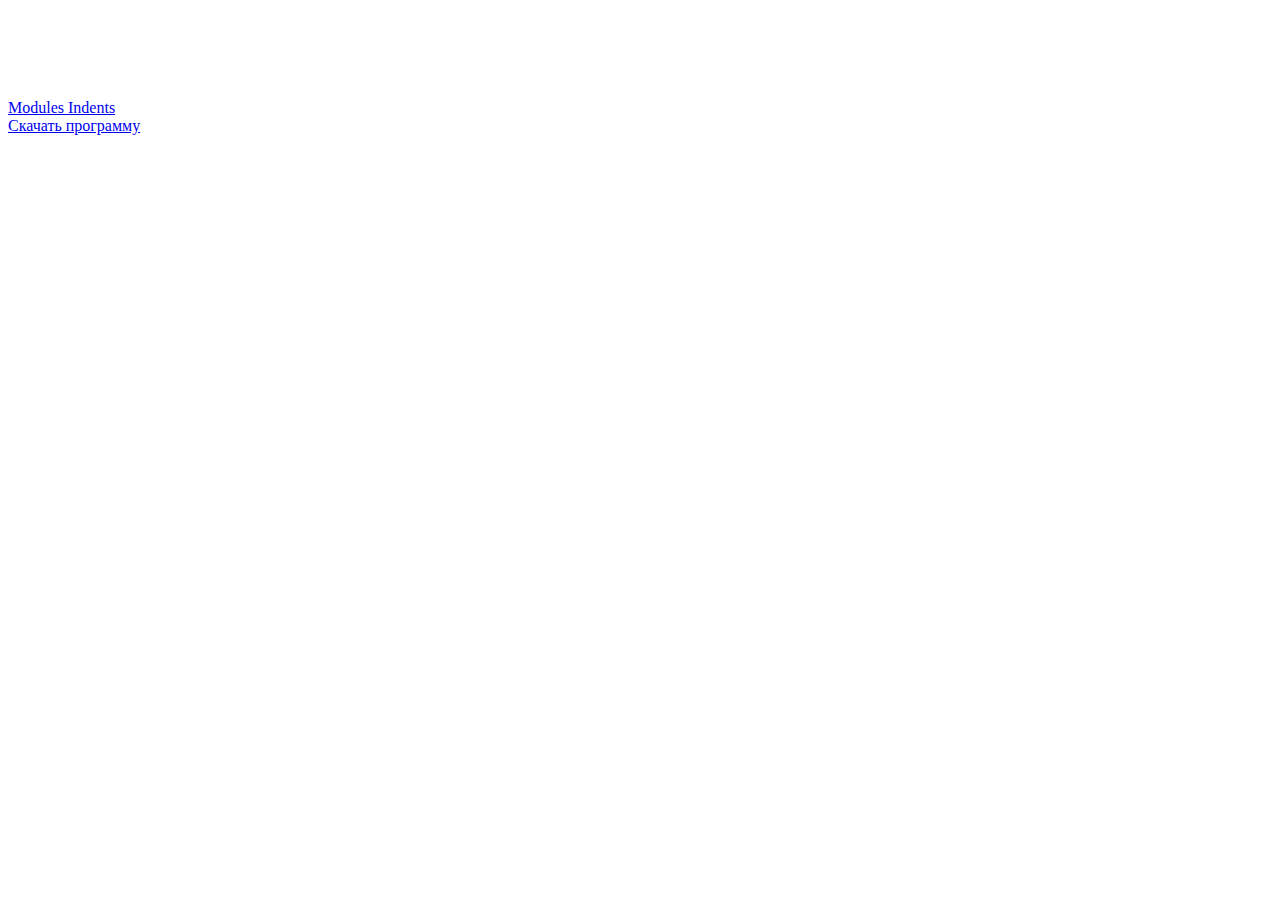
<file: Module 2. Basic HTML/index.html>
<!DOCTYPE html>
<html lang="en">

<head>
  <meta charset="UTF-8">
  <meta http-equiv="X-UA-Compatible" content="IE=edge">
  <meta name="viewport" content="width=device-width, initial-scale=1.0">
  <title>INDEX</title>
</head>

<body>
  <h1>
    <a href="https://skillbox.ru">
      <img src="./img/logo-light.png" alt="Skillbox">
    </a>
  </h1>
  <div>
    <a href="modules.html">
      Modules
    </a>
    <a href="article.html">
      Indents
    </a>
  </div>
  <a href="./2.15 skillbox.docx" download="">
    Скачать программу
  </a>
</body>

</html>
</file>
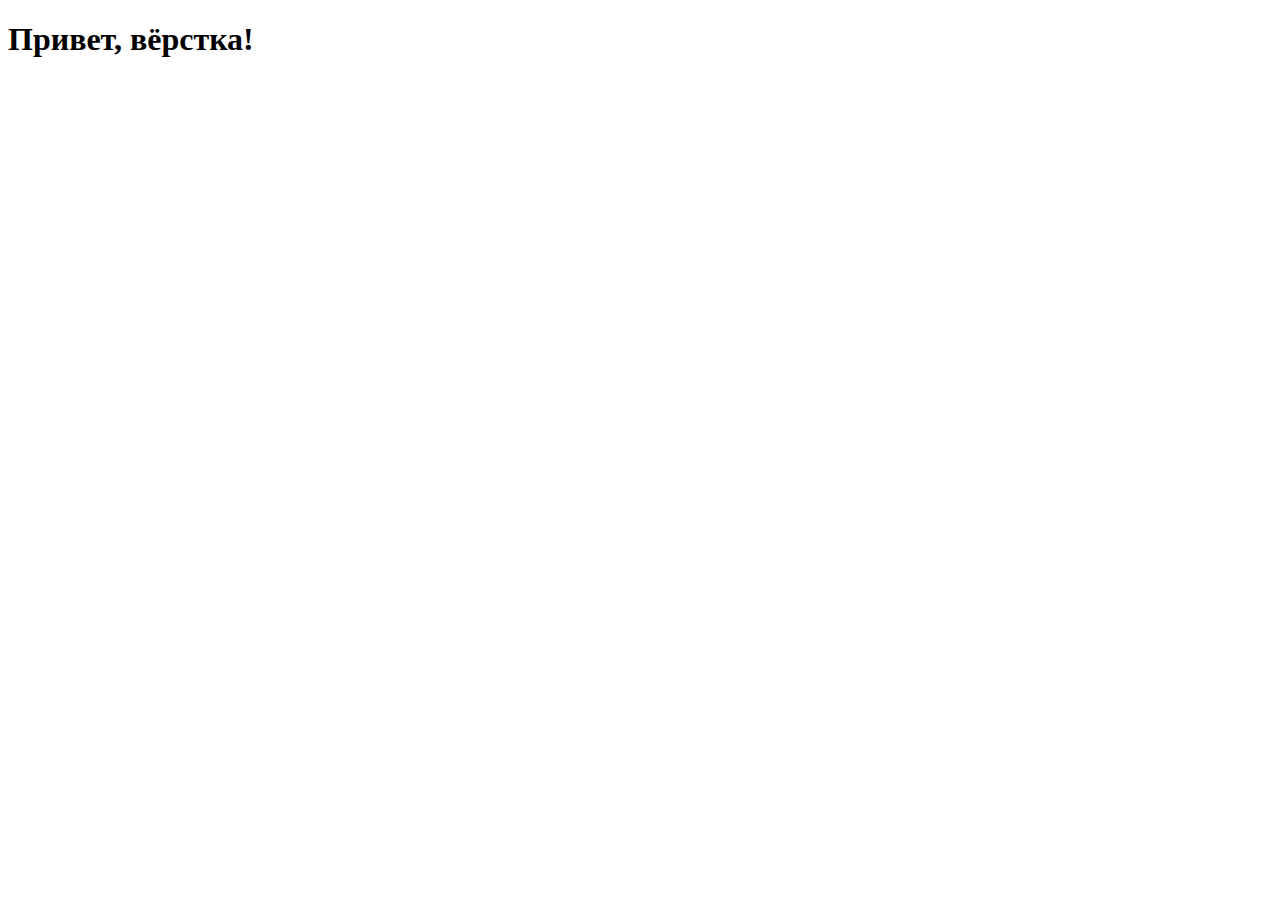
<file: Module 1. Introduction/Homework1.html>
<!DOCTYPE html>
<html lang="en">
<head>
    <meta charset="UTF-8">
    <meta http-equiv="X-UA-Compatible" content="IE=edge">
    <meta name="viewport" content="width=device-width, initial-scale=1.0">
    <title>Homework1</title>
</head>
<body>
    <h1>Привет, вёрстка!</h1>
</body>
</html>
</file>
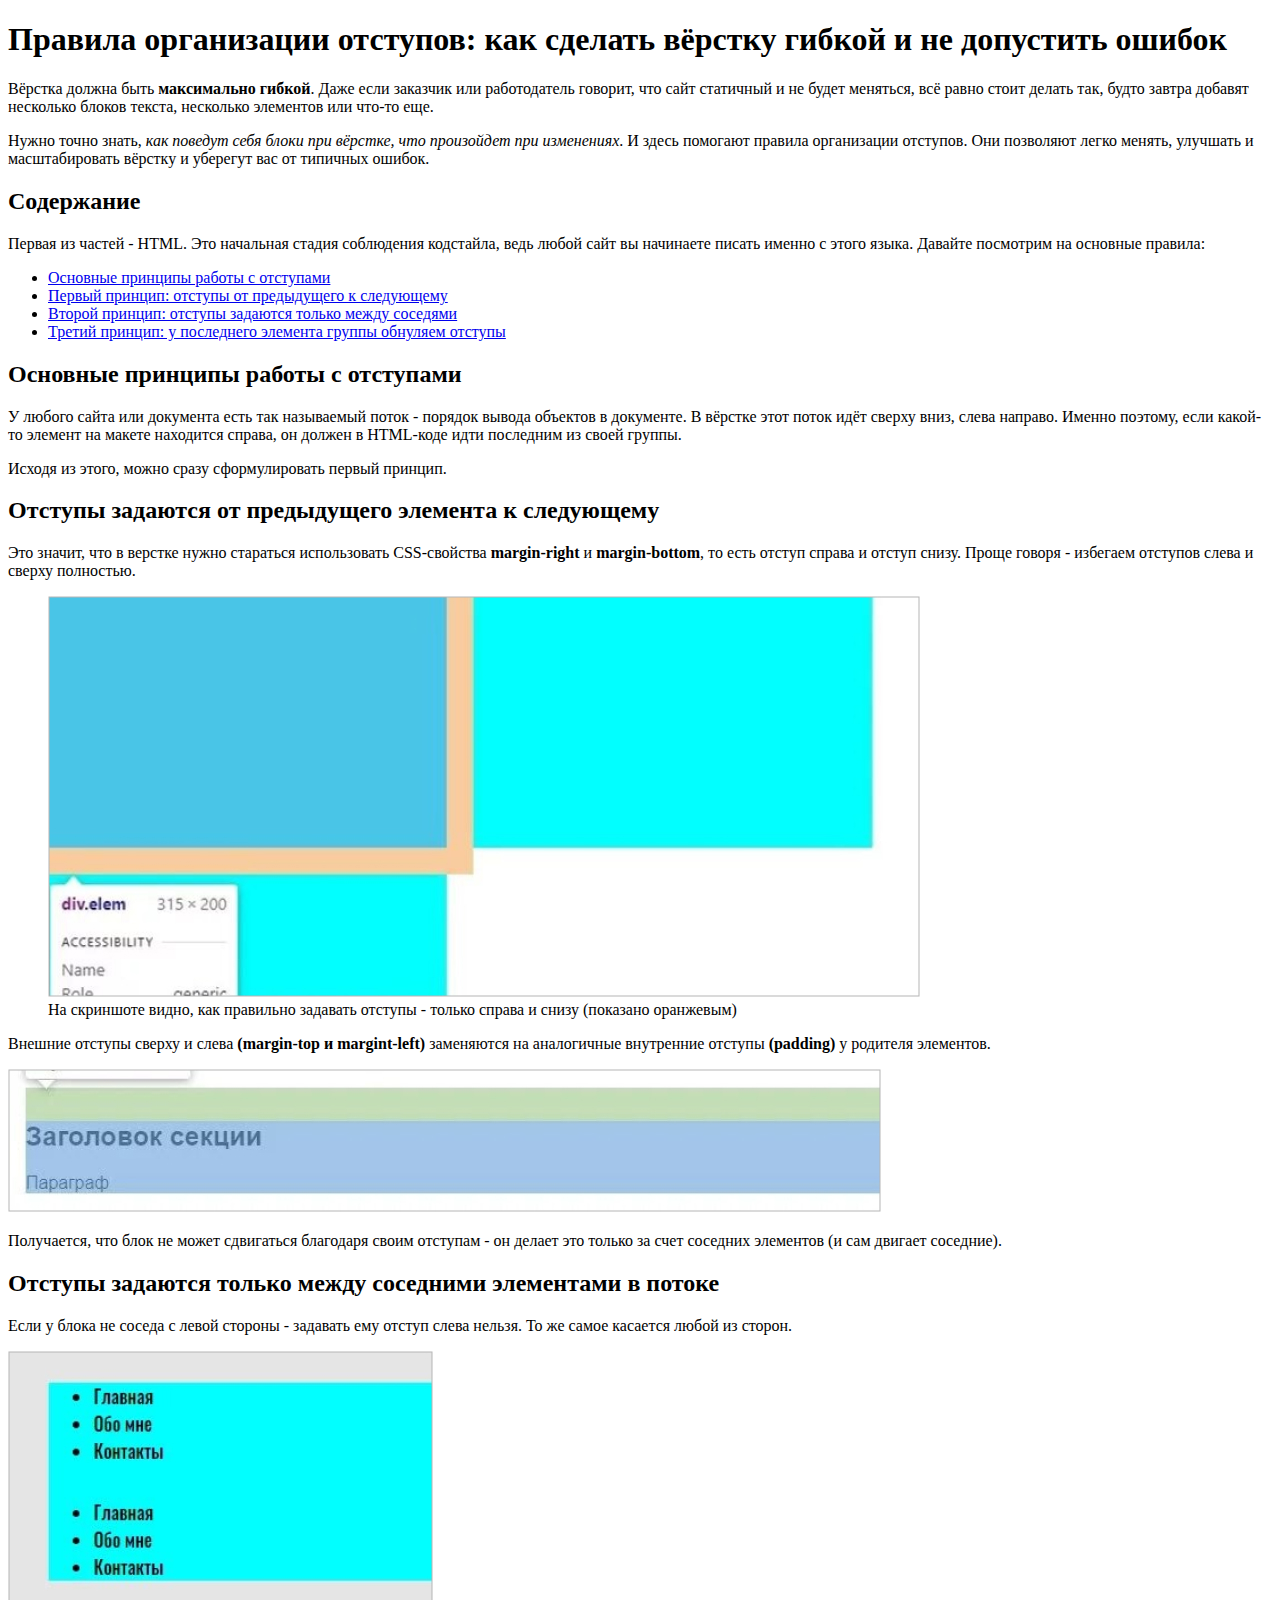
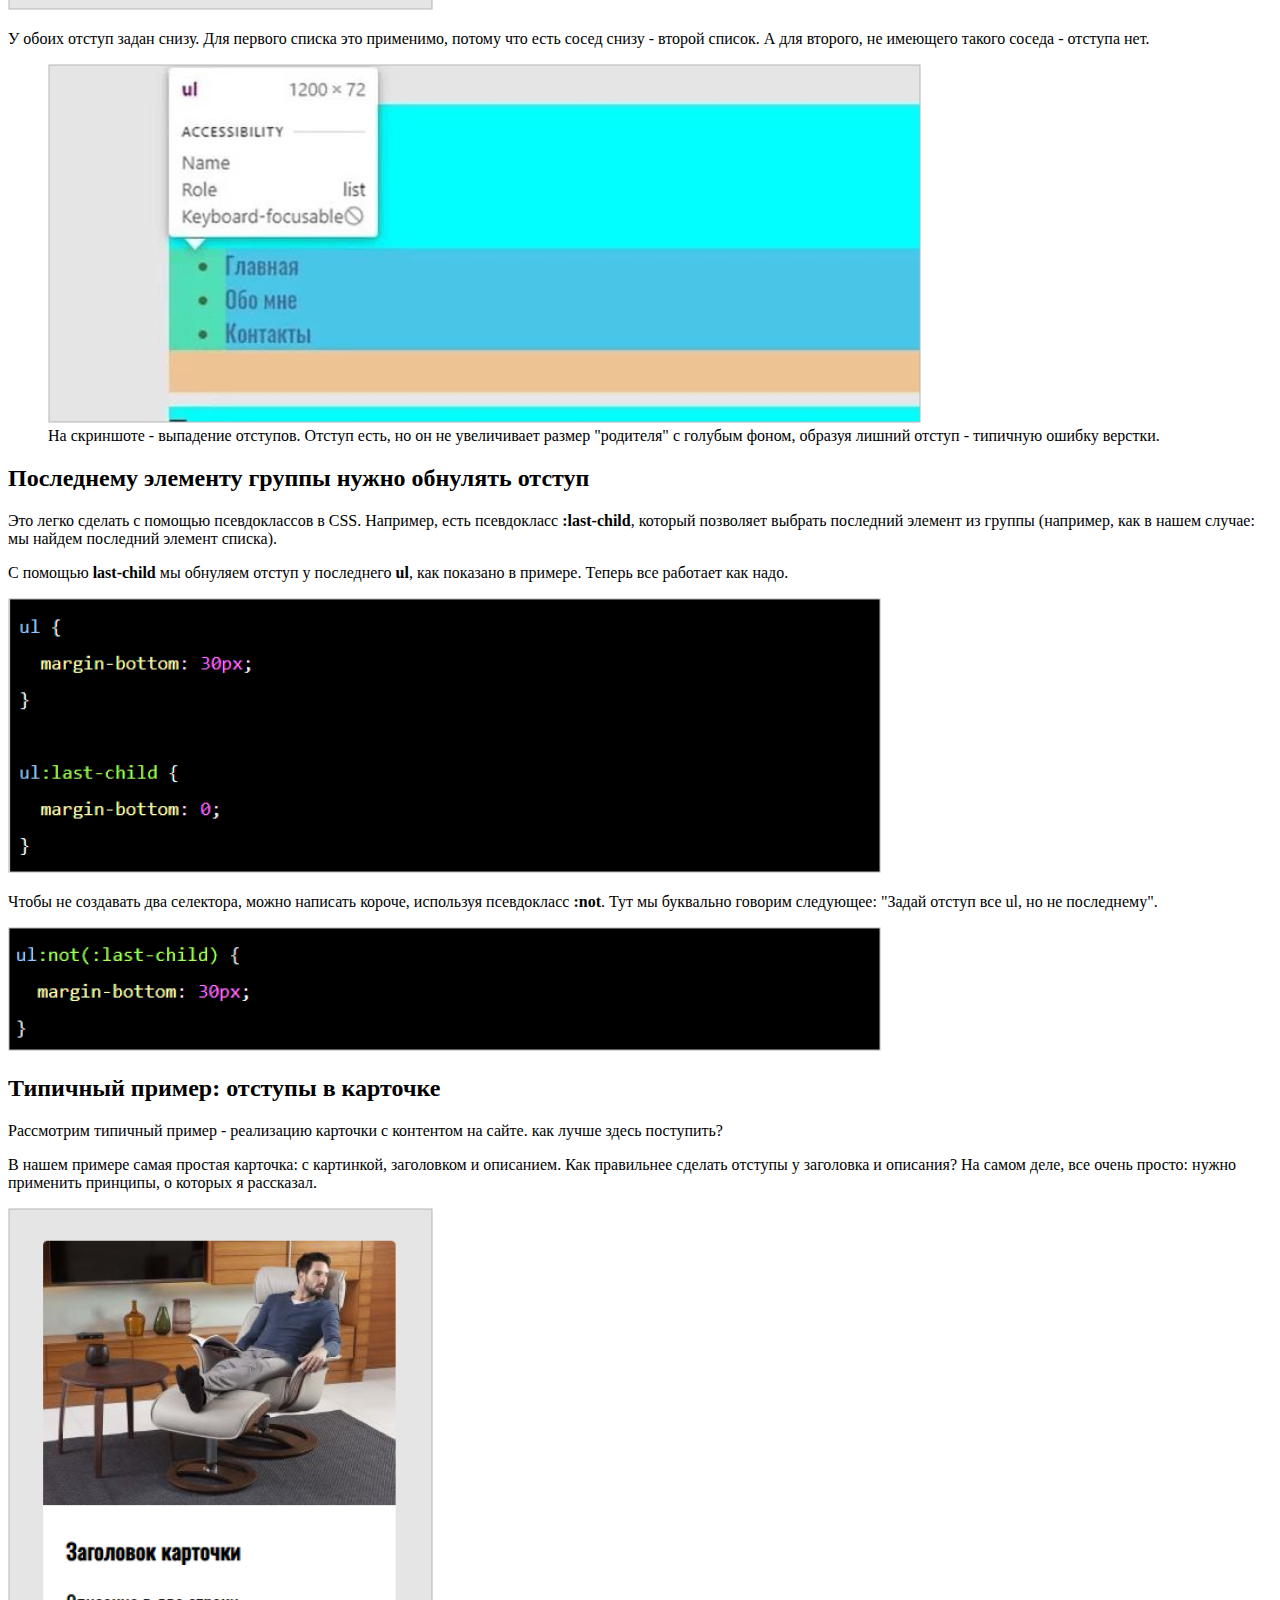
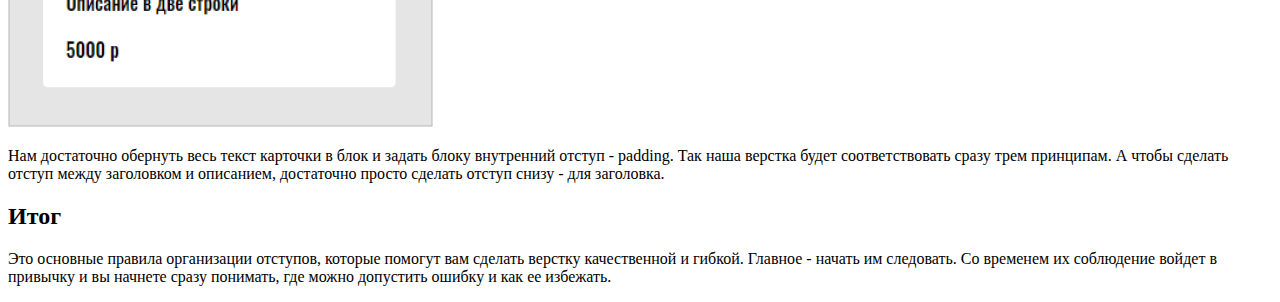
<file: Module 2. Basic HTML/article.html>
<!DOCTYPE html>
<html lang="ru">

<head>
  <meta charset="UTF-8">
  <meta http-equiv="X-UA-Compatible" content="IE=edge">
  <meta name="viewport" content="width=device-width, initial-scale=1.0">
  <title>ARTICLE</title>
</head>

<body>
  <h1>
    Правила организации отступов: как сделать вёрстку гибкой и не допустить ошибок
  </h1>
  <p>
    Вёрстка должна быть <b>максимально гибкой</b>. Даже если заказчик или работодатель говорит, что сайт статичный и не
    будет меняться, всё равно стоит делать так, будто завтра добавят несколько блоков текста, несколько элементов или
    что-то еще.
  </p>
  <p>
    Нужно точно знать, <i>как поведут себя блоки при вёрстке, что произойдет при изменениях</i>. И здесь помогают
    правила организации отступов. Они позволяют легко менять, улучшать и масштабировать вёрстку и уберегут вас от
    типичных ошибок.
  </p>
  <h2>
    Содержание
  </h2>
  <p>
    Первая из частей - HTML. Это начальная стадия соблюдения кодстайла, ведь любой сайт вы начинаете писать именно с
    этого языка. Давайте посмотрим на основные правила:
  </p>
  <ul>
    <li>
      <a href="#1">
        Основные принципы работы с отступами
      </a>
    </li>
    <li>
      <a href="#2">
        Первый принцип: отступы от предыдущего к следующему
      </a>
    </li>
    <li>
      <a href="#3">
        Второй принцип: отступы задаются только между соседями
      </a>
    </li>
    <li>
      <a href="#4">
        Третий принцип: у последнего элемента группы обнуляем отступы
      </a>
    </li>
  </ul>
  <h2 id="1">
    Основные принципы работы с отступами
  </h2>
  <p>
    У любого сайта или документа есть так называемый поток - порядок вывода объектов в документе. В вёрстке этот поток идёт сверху вниз, слева направо. Именно поэтому, если какой-то элемент на макете находится справа, он должен в HTML-коде идти последним из своей группы.
  </p>
  <p>
    Исходя из этого, можно сразу сформулировать первый принцип.
  </p>
  <h2 id="2">
    Отступы задаются от предыдущего элемента к следующему
  </h2>
  <p>
    Это значит, что в верстке нужно стараться использовать CSS-свойства <b>margin-right</b> и <b>margin-bottom</b>, то есть отступ справа и отступ снизу. Проще говоря - избегаем отступов слева и сверху полностью.
  </p>
  <figure>
    <img src="./img/1.jpg" alt="Изображение">
    <figcaption>
      На скриншоте видно, как правильно задавать отступы - только справа и снизу (показано оранжевым)
    </figcaption>
  </figure>
  <p>
    Внешние отступы сверху и слева <b>(margin-top и margint-left)</b> заменяются на аналогичные внутренние отступы <b>(padding)</b> у родителя элементов.
  </p>
  <img src="./img/2.jpg" alt="Изображение">
  <p>
    Получается, что блок не может сдвигаться благодаря своим отступам - он делает это только за счет соседних элементов (и сам двигает соседние).
  </p>
  <h2 id="3">
    Отступы задаются только между соседними элементами в потоке
  </h2>
  <p>
    Если у блока не соседа с левой стороны - задавать ему отступ слева нельзя. То же самое касается любой из сторон.
  </p>
  <img src="./img/3.jpg" alt="Изображение">
  <p>
    У обоих отступ задан снизу. Для первого списка это применимо, потому что есть сосед снизу - второй список. А для второго, не имеющего такого соседа - отступа нет.
  </p>
  <figure>
    <img src="./img/4.jpg" alt="Изображение">
    <figcaption>
      На скриншоте - выпадение отступов. Отступ есть, но он не увеличивает размер "родителя" с голубым фоном, образуя лишний отступ - типичную ошибку верстки.
    </figcaption>
  </figure>
  <h2 id="4">
    Последнему элементу группы нужно обнулять отступ
  </h2>
  <p>
    Это легко сделать с помощью псевдоклассов в CSS. Например, есть псевдокласс <b>:last-child</b>, который позволяет выбрать последний элемент из группы (например, как в нашем случае: мы найдем последний элемент списка).
  </p>
  <p>
    С помощью <b>last-child</b> мы обнуляем отступ у последнего <b>ul</b>, как показано в примере. Теперь все работает как надо.
  </p>
  <img src="./img/5.jpg" alt="Изображение">
  <p>
    Чтобы не создавать два селектора, можно написать короче, используя псевдокласс <b>:not</b>. Тут мы буквально говорим следующее: "Задай отступ все ul, но не последнему".
  </p>
  <img src="./img/6.jpg" alt="Изображение">
  <h2>
    Типичный пример: отступы в карточке
  </h2>
  <p>
    Рассмотрим типичный пример - реализацию карточки с контентом на сайте. как лучше здесь поступить?
  </p>
  <p>
    В нашем примере самая простая карточка: с картинкой, заголовком и описанием. Как правильнее сделать отступы у заголовка и описания? На самом деле, все очень просто: нужно применить принципы, о которых я рассказал.
  </p>
  <img src="./img/7.jpg" alt="Изображение">
  <p>
    Нам достаточно обернуть весь текст карточки в блок и задать блоку внутренний отступ - padding. Так наша верстка будет соответствовать сразу трем принципам. А чтобы сделать отступ между заголовком и описанием, достаточно просто сделать отступ снизу - для заголовка.
  </p>
  <h2>
    Итог
  </h2>
  <p>
    Это основные правила организации отступов, которые помогут вам сделать верстку качественной и гибкой. Главное - начать им следовать. Со временем их соблюдение войдет в привычку и вы начнете сразу понимать, где можно допустить ошибку и как ее избежать.
  </p>
</body>

</html>
</file>
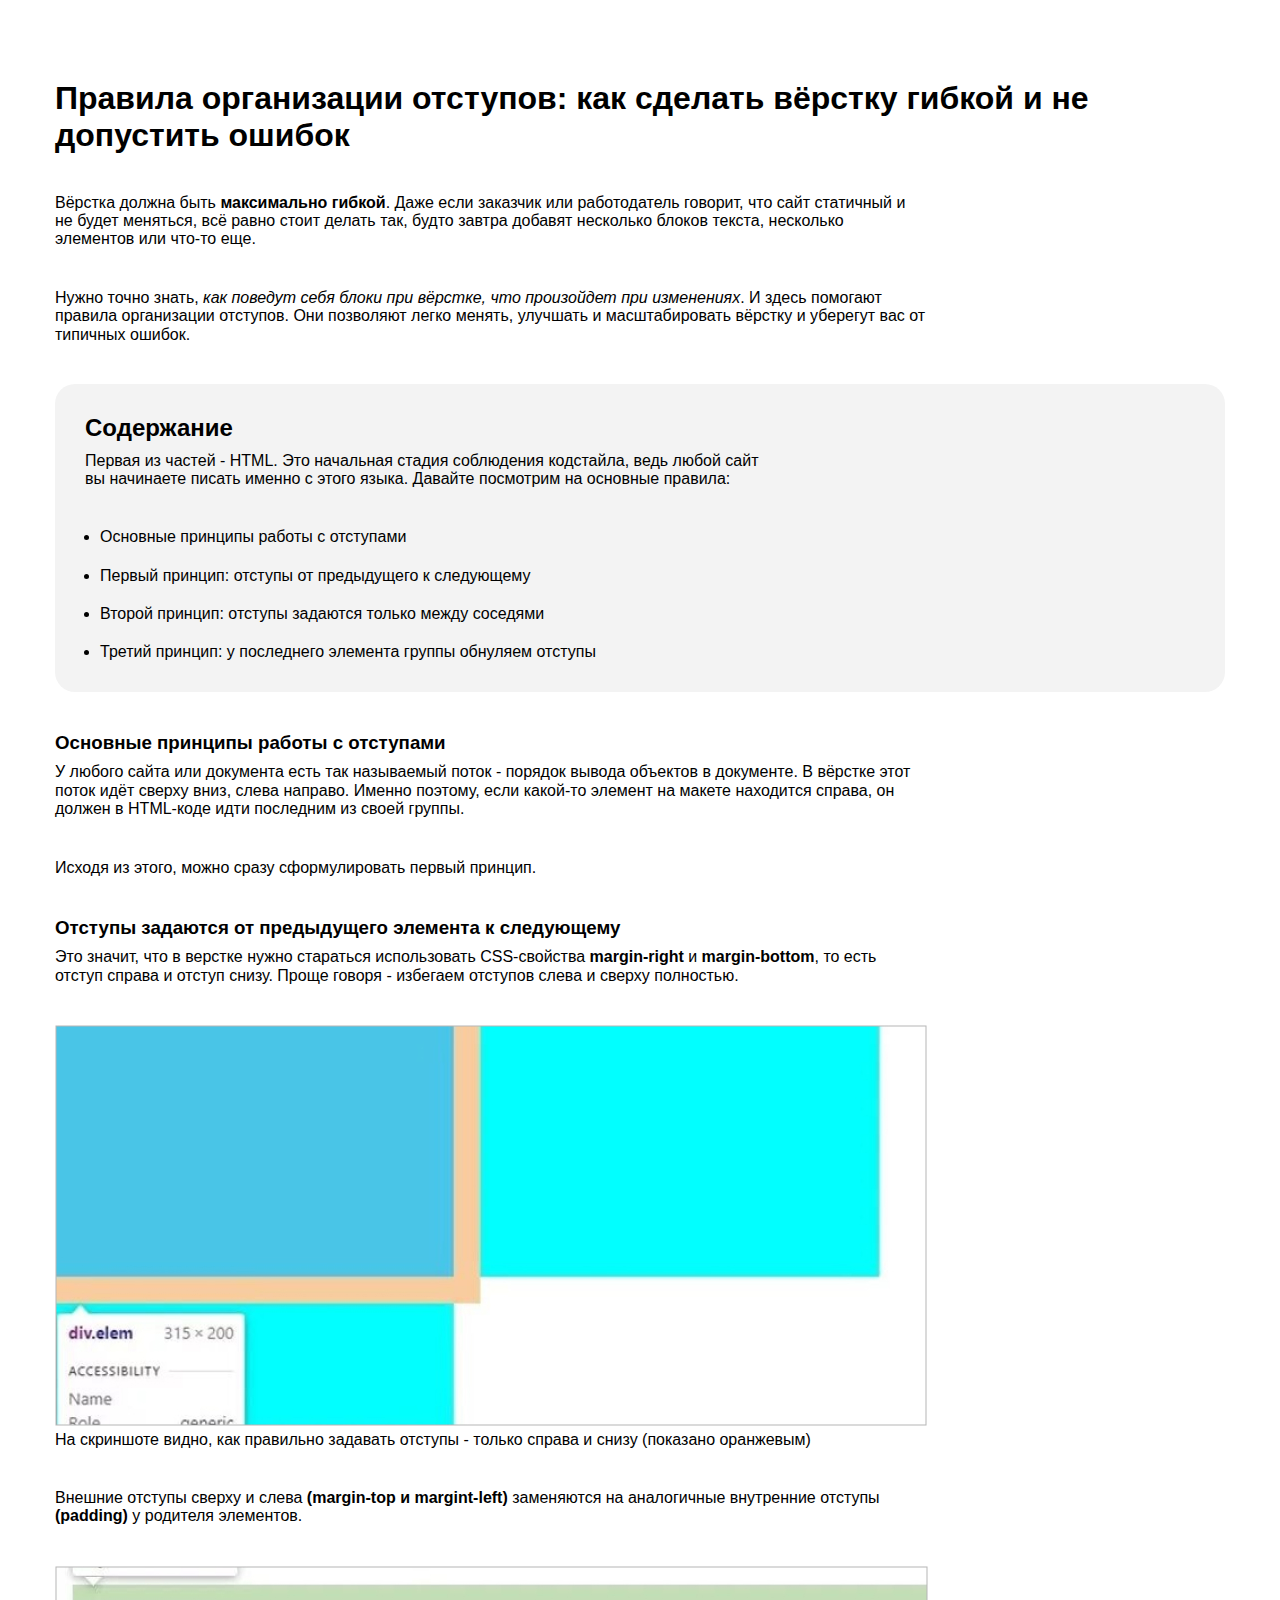
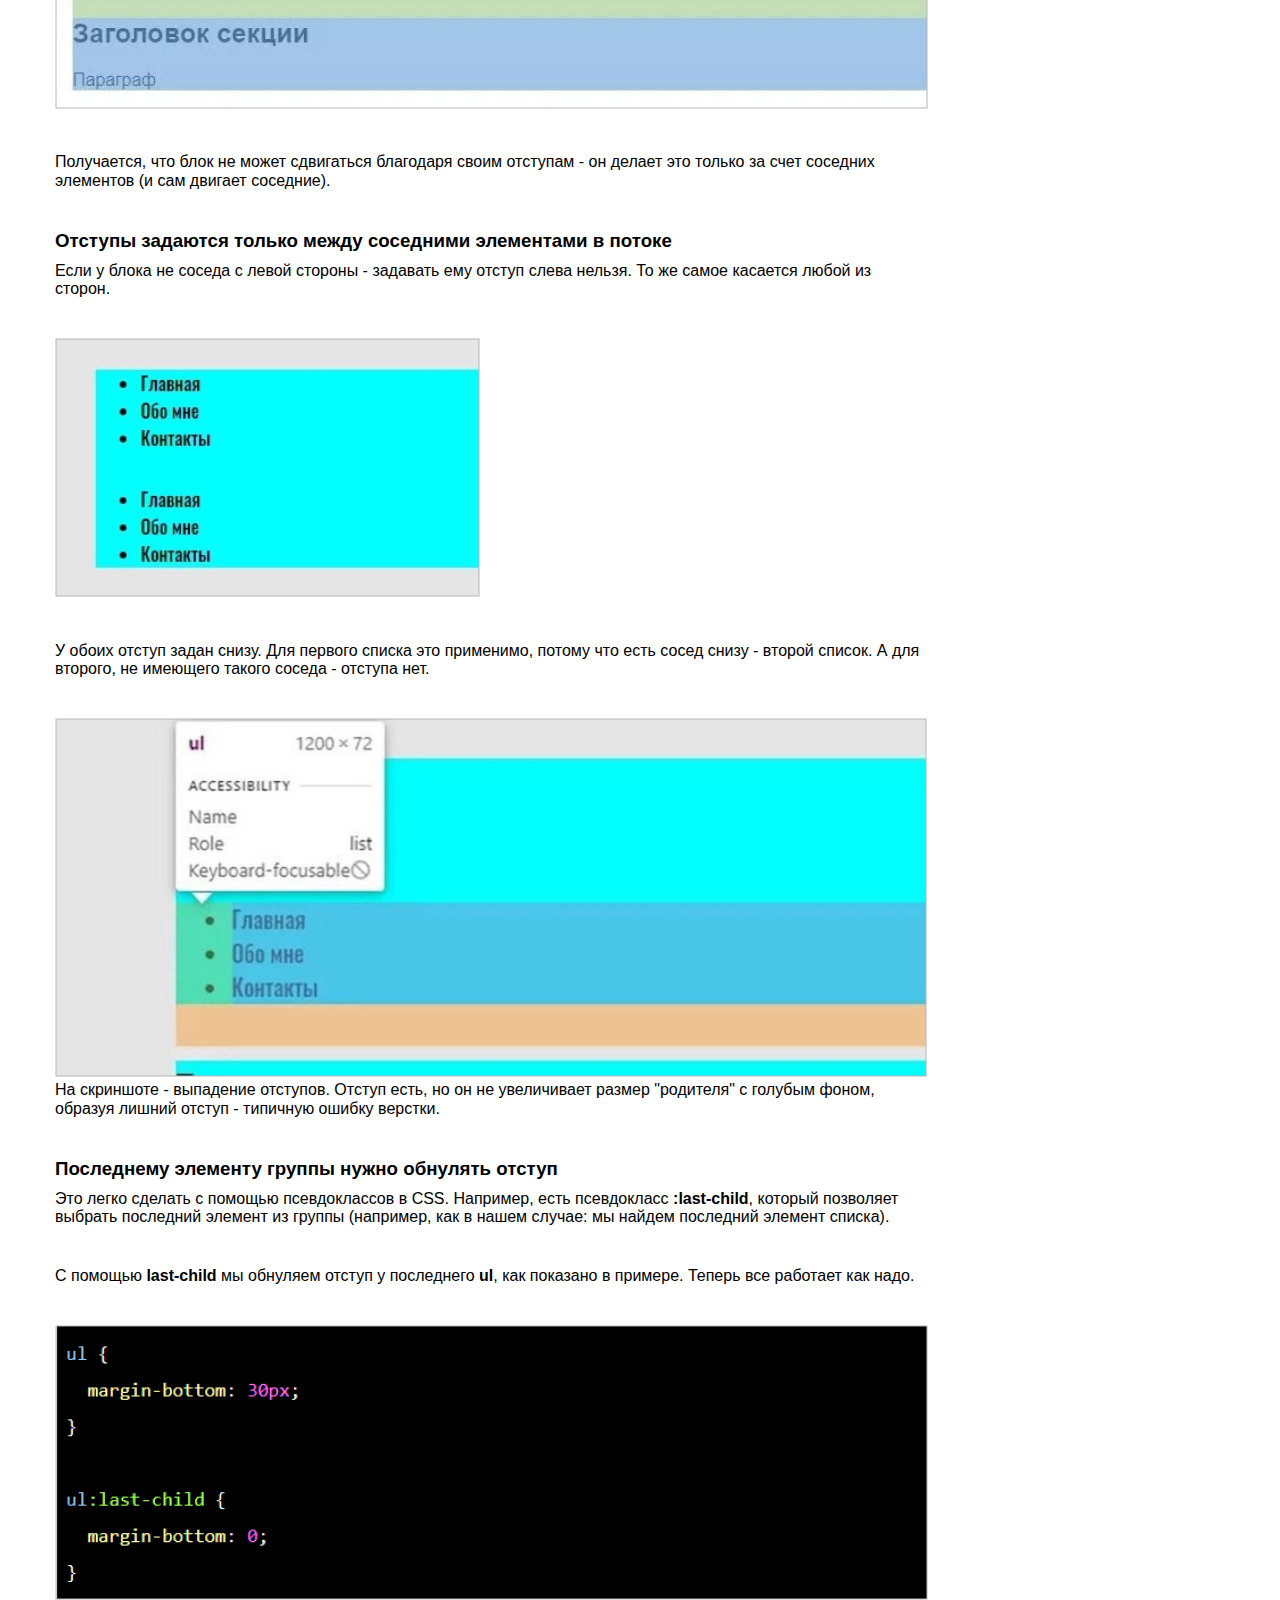
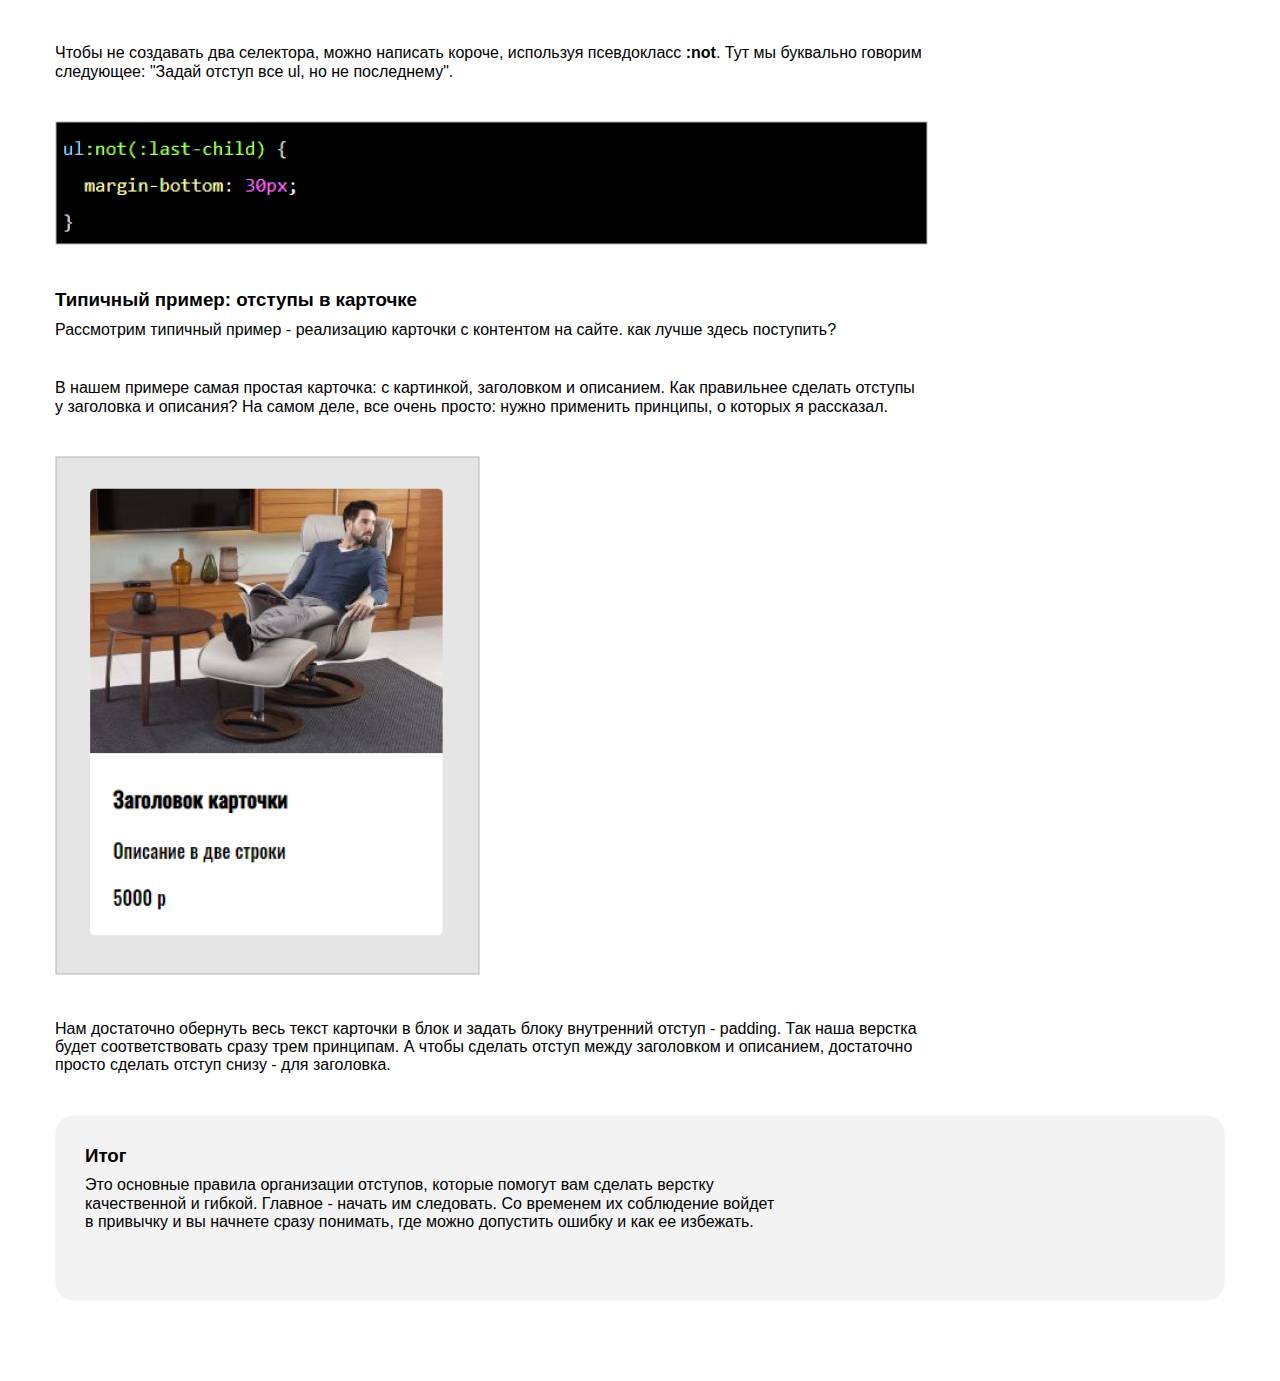
<file: Module 3. Basic CSS/article.html>
<!DOCTYPE html>
<html lang="ru">

<head>
  <meta charset="UTF-8">
  <meta http-equiv="X-UA-Compatible" content="IE=edge">
  <meta name="viewport" content="width=device-width, initial-scale=1.0">
  <title>ARTICLE</title>
  <link rel="stylesheet" href="./css/normalize.css">
  <link rel="stylesheet" href="./css/style.css">
</head>

<body>
  <div class="container">
    <h1 class="main-title">
      Правила организации отступов: как сделать вёрстку гибкой и не допустить ошибок
    </h1>
    <p class="text">
      Вёрстка должна быть <b>максимально гибкой</b>. Даже если заказчик или работодатель говорит, что сайт статичный и
      не
      будет меняться, всё равно стоит делать так, будто завтра добавят несколько блоков текста, несколько элементов или
      что-то еще.
    </p>
    <p class="text">
      Нужно точно знать, <i>как поведут себя блоки при вёрстке, что произойдет при изменениях</i>. И здесь помогают
      правила организации отступов. Они позволяют легко менять, улучшать и масштабировать вёрстку и уберегут вас от
      типичных ошибок.
    </p>
    <div class="content">
      <h2 class="list-title">
        Содержание
      </h2>
      <p class="text">
        Первая из частей - HTML. Это начальная стадия соблюдения кодстайла, ведь любой сайт вы начинаете писать именно с
        этого языка. Давайте посмотрим на основные правила:
      </p>
      <ul class="list">
        <li class="list_item">
          <a href="#1">
            Основные принципы работы с отступами
          </a>
        </li>
        <li class="list_item">
          <a href="#2">
            Первый принцип: отступы от предыдущего к следующему
          </a>
        </li>
        <li class="list_item">
          <a href="#3">
            Второй принцип: отступы задаются только между соседями
          </a>
        </li>
        <li class="list_item">
          <a href="#4">
            Третий принцип: у последнего элемента группы обнуляем отступы
          </a>
        </li>
      </ul>
    </div>
    <h3 class="article-title" id="1">
      Основные принципы работы с отступами
    </h3>
    <p class="text">
      У любого сайта или документа есть так называемый поток - порядок вывода объектов в документе. В вёрстке этот поток
      идёт сверху вниз, слева направо. Именно поэтому, если какой-то элемент на макете находится справа, он должен в
      HTML-коде идти последним из своей группы.
    </p>
    <p class="text">
      Исходя из этого, можно сразу сформулировать первый принцип.
    </p>
    <h3 class="article-title" id="2">
      Отступы задаются от предыдущего элемента к следующему
    </h3>
    <p class="text">
      Это значит, что в верстке нужно стараться использовать CSS-свойства <b>margin-right</b> и <b>margin-bottom</b>, то
      есть отступ справа и отступ снизу. Проще говоря - избегаем отступов слева и сверху полностью.
    </p>
    <figure class="pic_fiqure">
      <img src="./img/1.jpg" alt="Изображение">
      <figcaption>
        На скриншоте видно, как правильно задавать отступы - только справа и снизу (показано оранжевым)
      </figcaption>
    </figure>
    <p class="text">
      Внешние отступы сверху и слева <b>(margin-top и margint-left)</b> заменяются на аналогичные внутренние отступы
      <b>(padding)</b> у родителя элементов.
    </p>
    <img class="pic" src="./img/2.jpg" alt="Изображение">
    <p class="text">
      Получается, что блок не может сдвигаться благодаря своим отступам - он делает это только за счет соседних
      элементов (и сам двигает соседние).
    </p>
    <h3 class="article-title" id="3">
      Отступы задаются только между соседними элементами в потоке
    </h3>
    <p class="text">
      Если у блока не соседа с левой стороны - задавать ему отступ слева нельзя. То же самое касается любой из сторон.
    </p>
    <img class="pic" src="./img/3.jpg" alt="Изображение">
    <p class="text">
      У обоих отступ задан снизу. Для первого списка это применимо, потому что есть сосед снизу - второй список. А для
      второго, не имеющего такого соседа - отступа нет.
    </p>
    <figure class="pic_fiqure">
      <img src="./img/4.jpg" alt="Изображение">
      <figcaption>
        На скриншоте - выпадение отступов. Отступ есть, но он не увеличивает размер "родителя" с голубым фоном, образуя
        лишний отступ - типичную ошибку верстки.
      </figcaption>
    </figure>
    <h3 class="article-title" id="4">
      Последнему элементу группы нужно обнулять отступ
    </h3>
    <p class="text">
      Это легко сделать с помощью псевдоклассов в CSS. Например, есть псевдокласс <b>:last-child</b>, который позволяет
      выбрать последний элемент из группы (например, как в нашем случае: мы найдем последний элемент списка).
    </p>
    <p class="text">
      С помощью <b>last-child</b> мы обнуляем отступ у последнего <b>ul</b>, как показано в примере. Теперь все работает
      как надо.
    </p>
    <img class="pic" src="./img/5.jpg" alt="Изображение">
    <p class="text">
      Чтобы не создавать два селектора, можно написать короче, используя псевдокласс <b>:not</b>. Тут мы буквально
      говорим следующее: "Задай отступ все ul, но не последнему".
    </p>
    <img class="pic" src="./img/6.jpg" alt="Изображение">
    <h3 class="article-title">
      Типичный пример: отступы в карточке
    </h3>
    <p class="text">
      Рассмотрим типичный пример - реализацию карточки с контентом на сайте. как лучше здесь поступить?
    </p>
    <p class="text">
      В нашем примере самая простая карточка: с картинкой, заголовком и описанием. Как правильнее сделать отступы у
      заголовка и описания? На самом деле, все очень просто: нужно применить принципы, о которых я рассказал.
    </p>
    <img class="pic" src="./img/7.jpg" alt="Изображение">
    <p class="text">
      Нам достаточно обернуть весь текст карточки в блок и задать блоку внутренний отступ - padding. Так наша верстка
      будет соответствовать сразу трем принципам. А чтобы сделать отступ между заголовком и описанием, достаточно просто
      сделать отступ снизу - для заголовка.
    </p>
    <div class="content">
      <h3 class="article-title">
        Итог
      </h3>
      <p class="text">
        Это основные правила организации отступов, которые помогут вам сделать верстку качественной и гибкой. Главное -
        начать им следовать. Со временем их соблюдение войдет в привычку и вы начнете сразу понимать, где можно
        допустить
        ошибку и как ее избежать.
      </p>
    </div>
  </div>
</body>

</html>
</file>
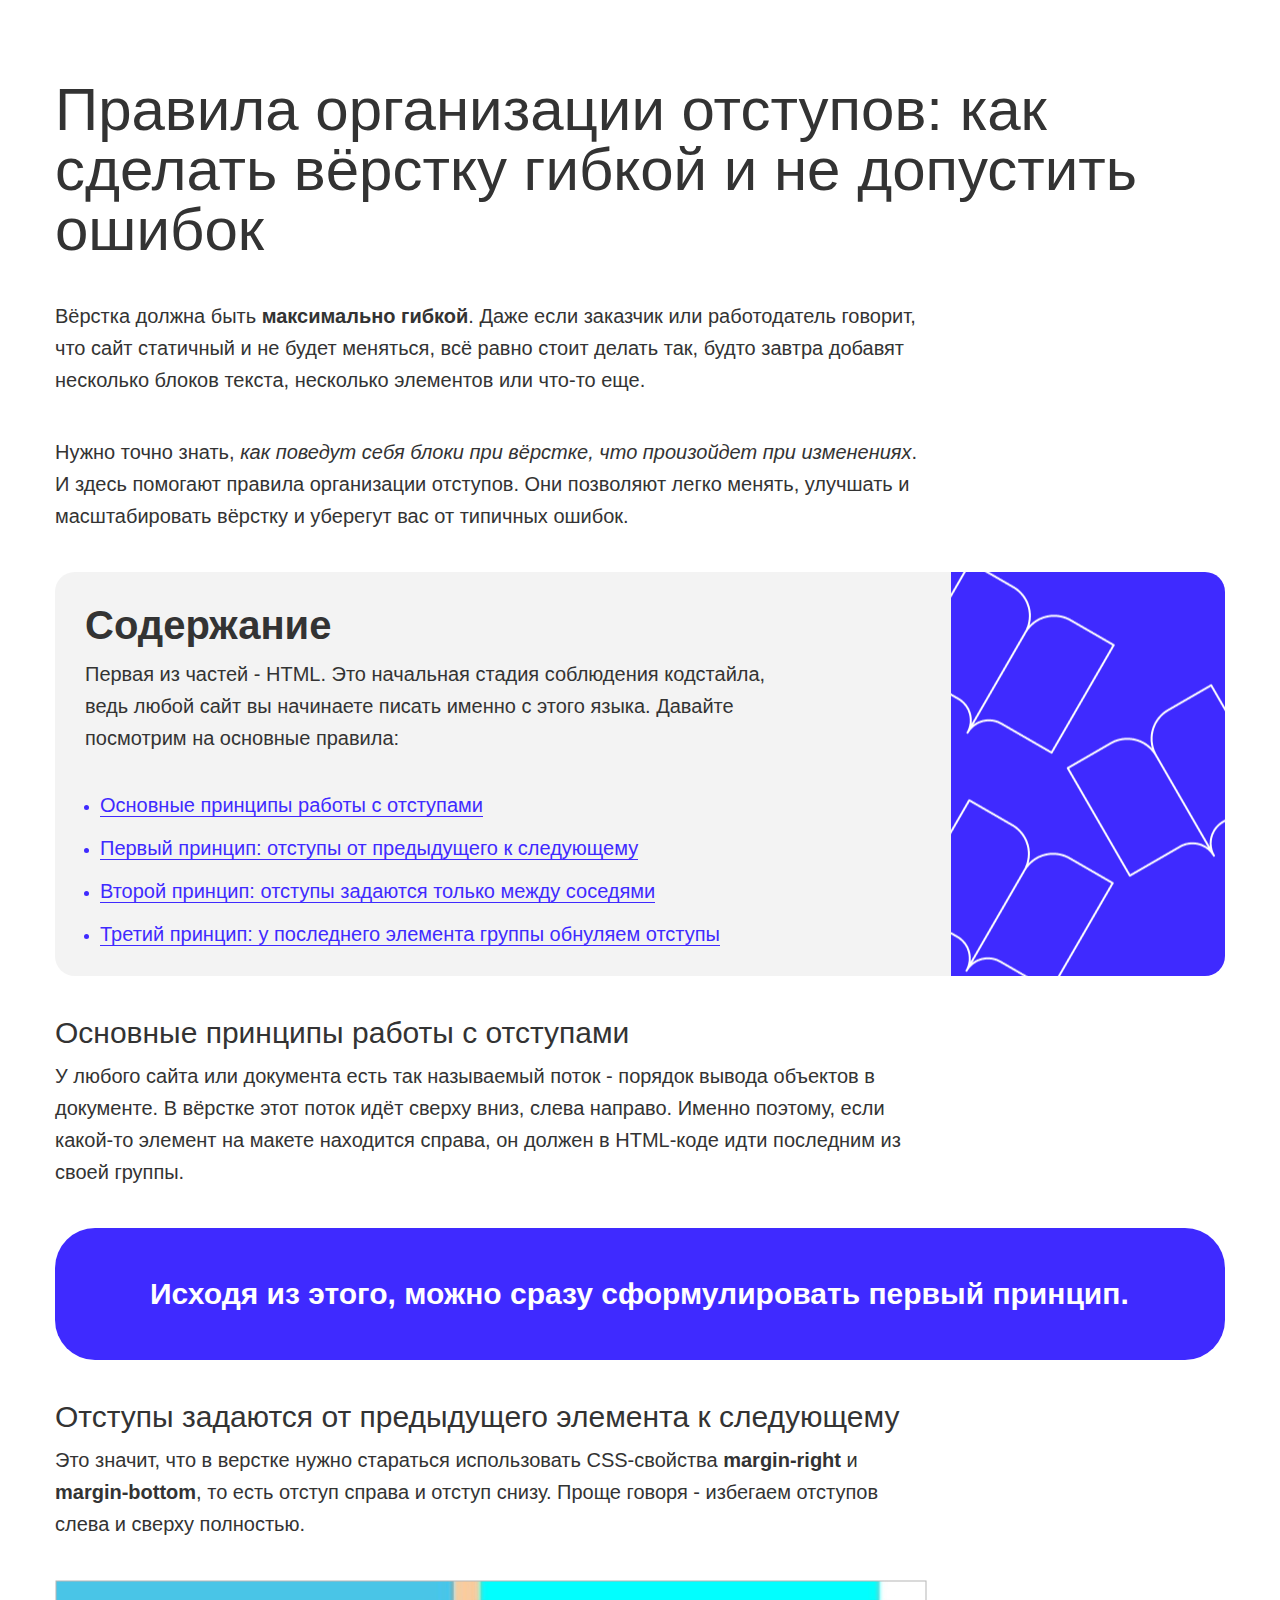
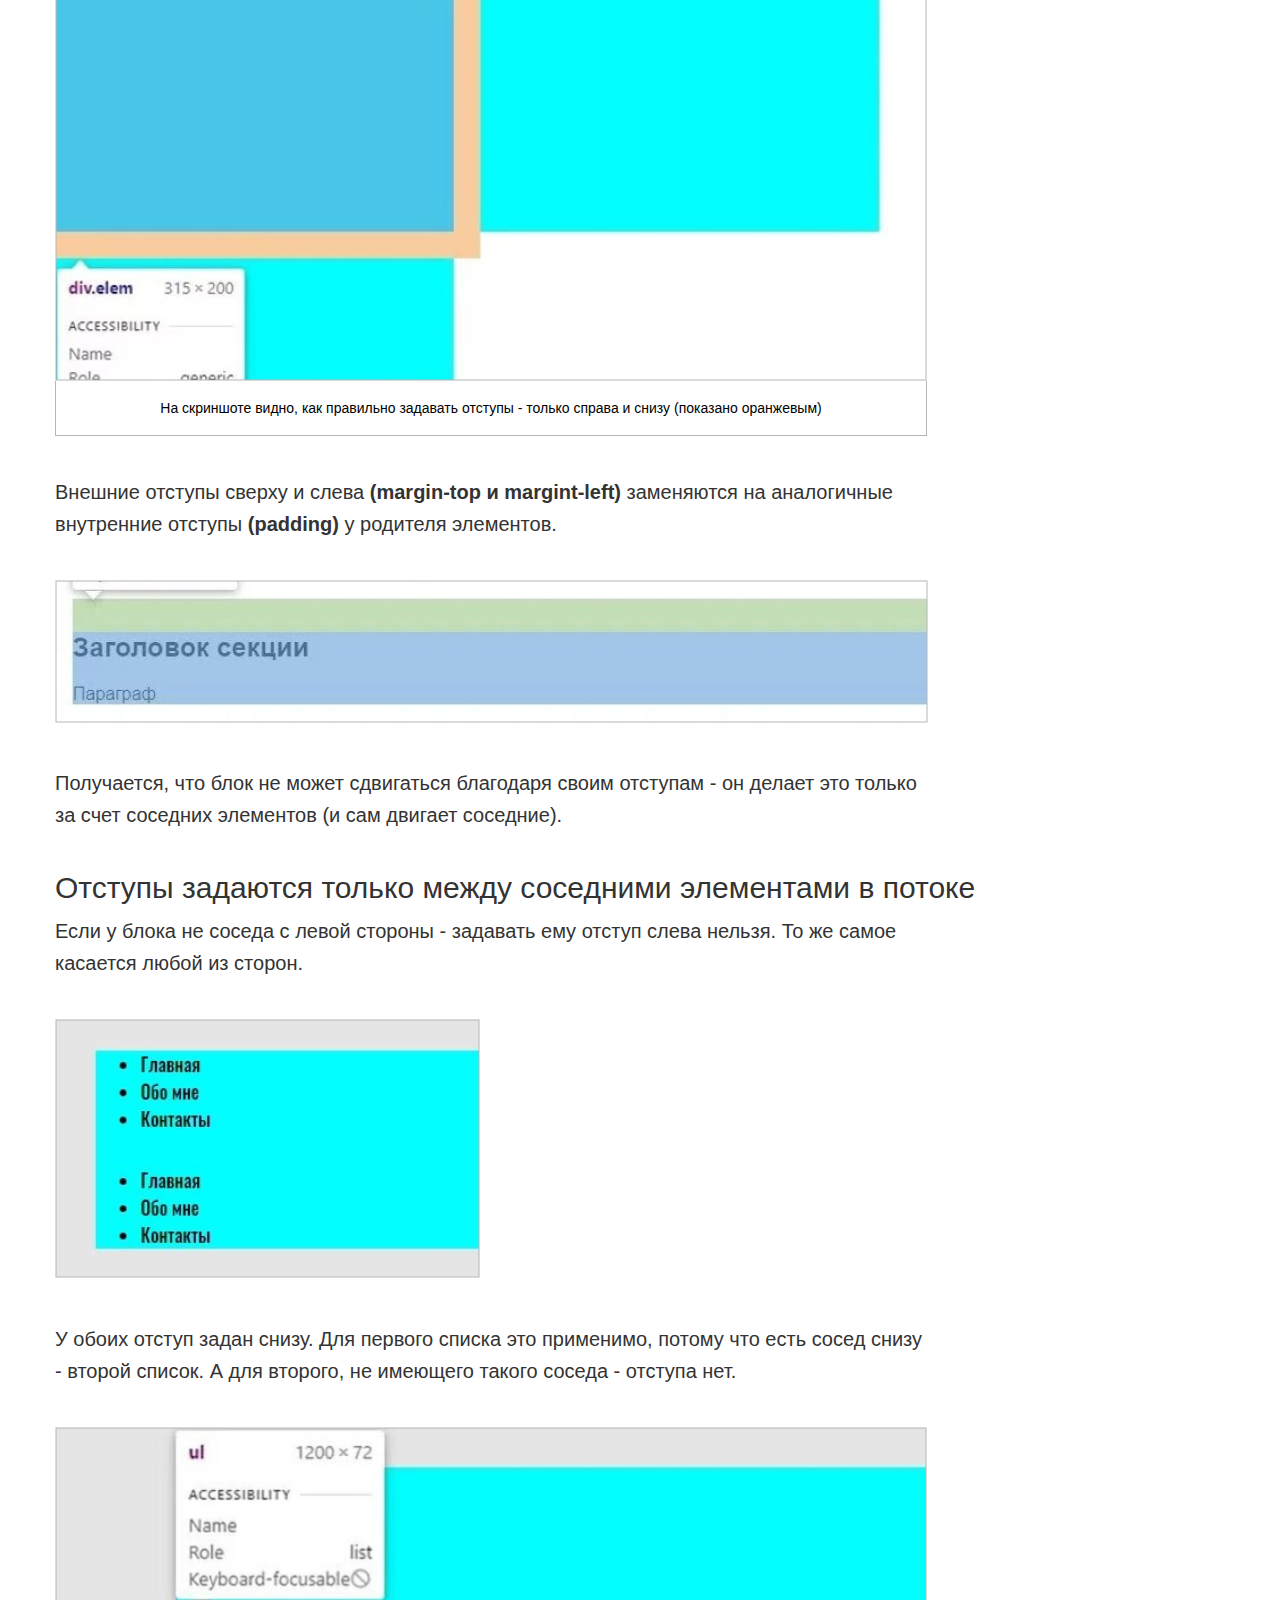
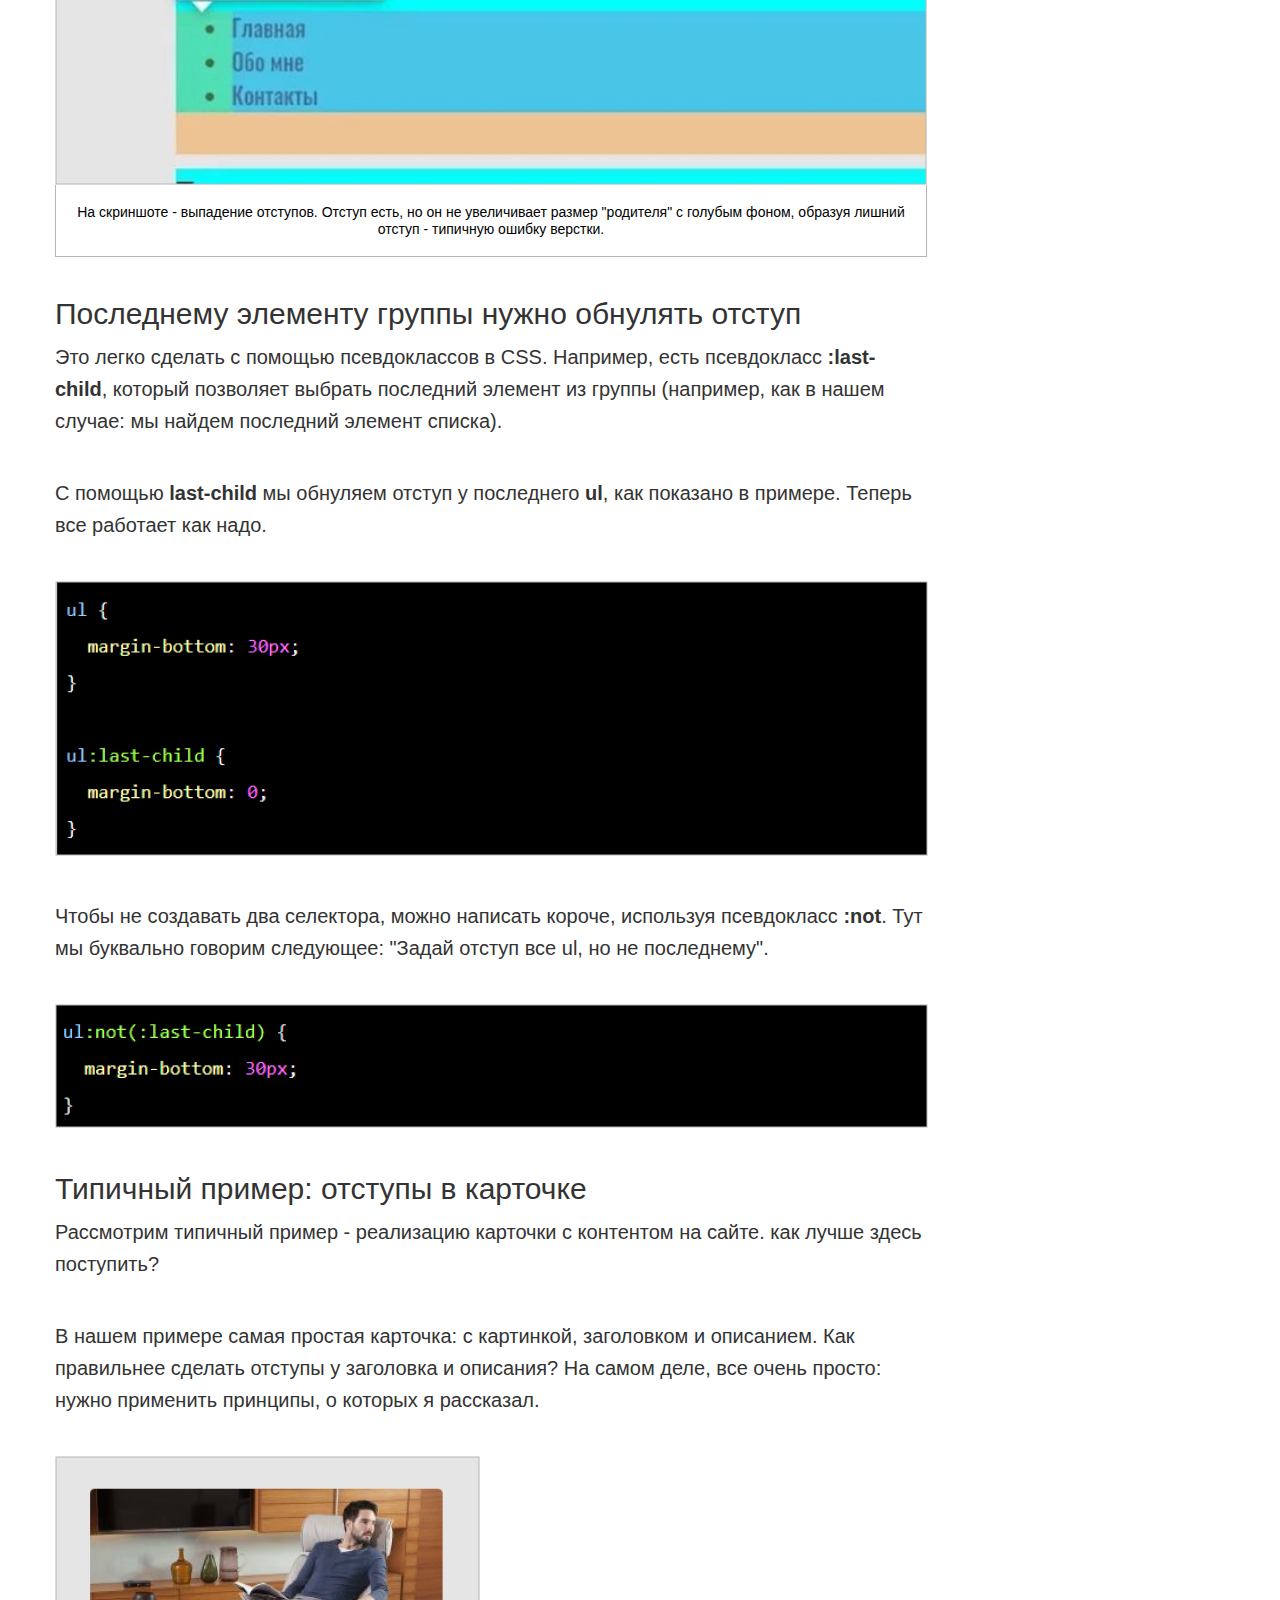
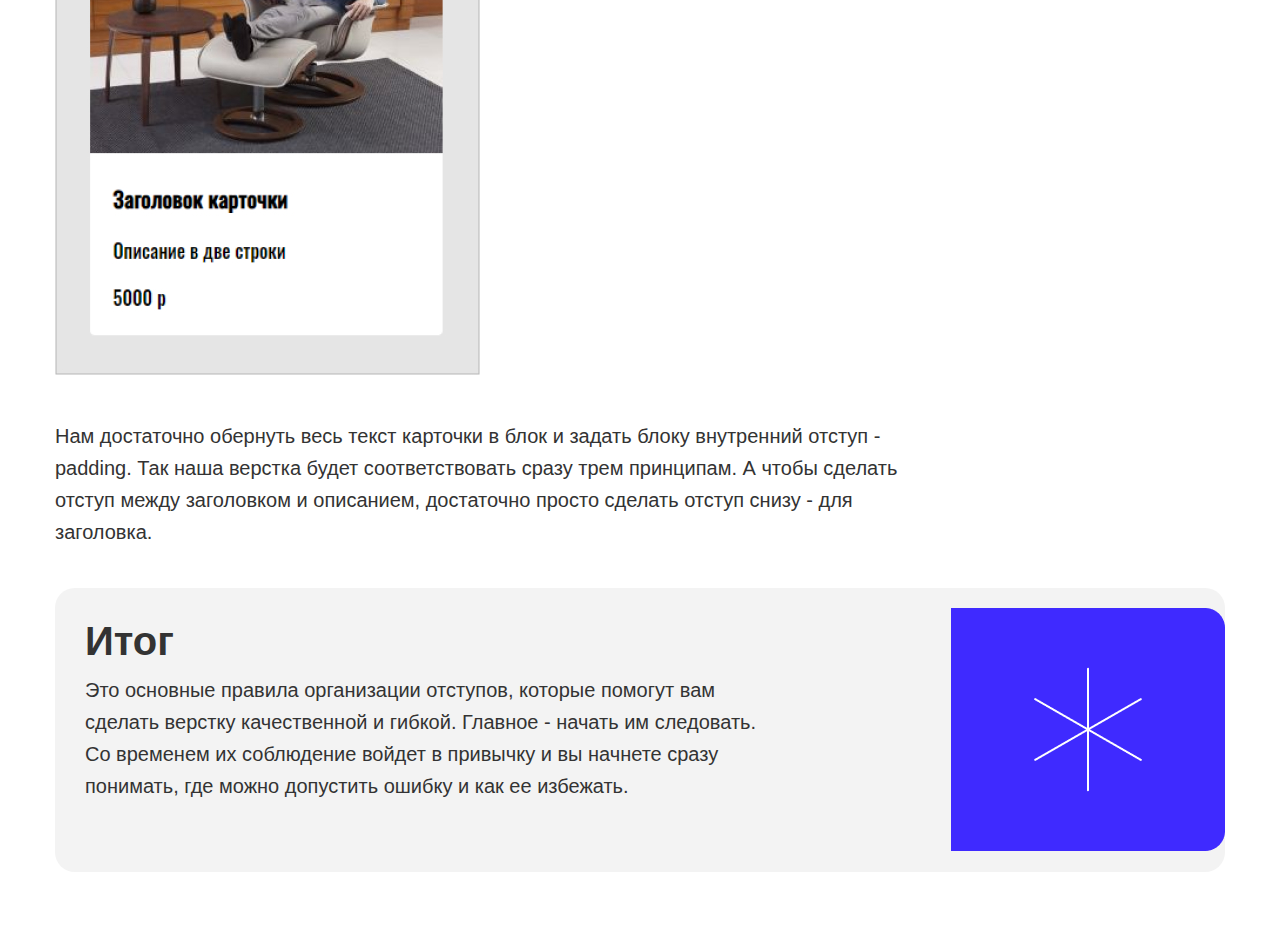
<file: Module 4. Basic CSS - part 2/article.html>
<!DOCTYPE html>
<html lang="ru">

<head>
  <meta charset="UTF-8">
  <meta http-equiv="X-UA-Compatible" content="IE=edge">
  <meta name="viewport" content="width=device-width, initial-scale=1.0">
  <title>ARTICLE</title>
  <link rel="stylesheet" href="./css/normalize.css">
  <link rel="stylesheet" href="./css/style.css">
</head>

<body>
  <div class="container">
    <h1 class="main-title">
      Правила организации отступов: как сделать вёрстку гибкой и не допустить ошибок
    </h1>
    <p class="text">
      Вёрстка должна быть <b>максимально гибкой</b>. Даже если заказчик или работодатель говорит, что сайт статичный и
      не
      будет меняться, всё равно стоит делать так, будто завтра добавят несколько блоков текста, несколько элементов или
      что-то еще.
    </p>
    <p class="text">
      Нужно точно знать, <i>как поведут себя блоки при вёрстке, что произойдет при изменениях</i>. И здесь помогают
      правила организации отступов. Они позволяют легко менять, улучшать и масштабировать вёрстку и уберегут вас от
      типичных ошибок.
    </p>
    <div class="content content-img-1">
      <h2 class="article-title">
        Содержание
      </h2>
      <p class="text">
        Первая из частей - HTML. Это начальная стадия соблюдения кодстайла, ведь любой сайт вы начинаете писать именно с
        этого языка. Давайте посмотрим на основные правила:
      </p>
      <ul class="list">
        <li class="list_item">
          <a class="list_item_link" href="#1">
            Основные принципы работы с отступами
          </a>
        </li>
        <li class="list_item">
          <a class="list_item_link" href="#2">
            Первый принцип: отступы от предыдущего к следующему
          </a>
        </li>
        <li class="list_item">
          <a class="list_item_link" href="#3">
            Второй принцип: отступы задаются только между соседями
          </a>
        </li>
        <li class="list_item">
          <a class="list_item_link" href="#4">
            Третий принцип: у последнего элемента группы обнуляем отступы
          </a>
        </li>
      </ul>
    </div>
    <h2 class="content-title" id="1">
      Основные принципы работы с отступами
    </h2>
    <p class="text">
      У любого сайта или документа есть так называемый поток - порядок вывода объектов в документе. В вёрстке этот поток
      идёт сверху вниз, слева направо. Именно поэтому, если какой-то элемент на макете находится справа, он должен в
      HTML-коде идти последним из своей группы.
    </p>
    <p class="text important-text">
      Исходя из этого, можно сразу сформулировать первый принцип.
    </p>
    <h2 class="content-title" id="2">
      Отступы задаются от предыдущего элемента к следующему
    </h2>
    <p class="text">
      Это значит, что в верстке нужно стараться использовать CSS-свойства <b>margin-right</b> и <b>margin-bottom</b>, то
      есть отступ справа и отступ снизу. Проще говоря - избегаем отступов слева и сверху полностью.
    </p>
    <figure class="pic_fiqure">
      <img src="./img/1.jpg" alt="Изображение">
      <figcaption class="pic_fiqure-desc">
        На скриншоте видно, как правильно задавать отступы - только справа и снизу (показано оранжевым)
      </figcaption>
    </figure>
    <p class="text">
      Внешние отступы сверху и слева <b>(margin-top и margint-left)</b> заменяются на аналогичные внутренние отступы
      <b>(padding)</b> у родителя элементов.
    </p>
    <img class="pic" src="./img/2.jpg" alt="Изображение">
    <p class="text">
      Получается, что блок не может сдвигаться благодаря своим отступам - он делает это только за счет соседних
      элементов (и сам двигает соседние).
    </p>
    <h2 class="content-title" id="3">
      Отступы задаются только между соседними элементами в потоке
    </h2>
    <p class="text">
      Если у блока не соседа с левой стороны - задавать ему отступ слева нельзя. То же самое касается любой из сторон.
    </p>
    <img class="pic" src="./img/3.jpg" alt="Изображение">
    <p class="text">
      У обоих отступ задан снизу. Для первого списка это применимо, потому что есть сосед снизу - второй список. А для
      второго, не имеющего такого соседа - отступа нет.
    </p>
    <figure class="pic_fiqure">
      <img src="./img/4.jpg" alt="Изображение">
      <figcaption class="pic_fiqure-desc">
        На скриншоте - выпадение отступов. Отступ есть, но он не увеличивает размер "родителя" с голубым фоном, образуя
        лишний отступ - типичную ошибку верстки.
      </figcaption>
    </figure>
    <h2 class="content-title" id="4">
      Последнему элементу группы нужно обнулять отступ
    </h2>
    <p class="text">
      Это легко сделать с помощью псевдоклассов в CSS. Например, есть псевдокласс <b>:last-child</b>, который позволяет
      выбрать последний элемент из группы (например, как в нашем случае: мы найдем последний элемент списка).
    </p>
    <p class="text">
      С помощью <b>last-child</b> мы обнуляем отступ у последнего <b>ul</b>, как показано в примере. Теперь все работает
      как надо.
    </p>
    <img class="pic" src="./img/5.jpg" alt="Изображение">
    <p class="text">
      Чтобы не создавать два селектора, можно написать короче, используя псевдокласс <b>:not</b>. Тут мы буквально
      говорим следующее: "Задай отступ все ul, но не последнему".
    </p>
    <img class="pic" src="./img/6.jpg" alt="Изображение">
    <h2 class="content-title">
      Типичный пример: отступы в карточке
    </h2>
    <p class="text">
      Рассмотрим типичный пример - реализацию карточки с контентом на сайте. как лучше здесь поступить?
    </p>
    <p class="text">
      В нашем примере самая простая карточка: с картинкой, заголовком и описанием. Как правильнее сделать отступы у
      заголовка и описания? На самом деле, все очень просто: нужно применить принципы, о которых я рассказал.
    </p>
    <img class="pic" src="./img/7.jpg" alt="Изображение">
    <p class="text">
      Нам достаточно обернуть весь текст карточки в блок и задать блоку внутренний отступ - padding. Так наша верстка
      будет соответствовать сразу трем принципам. А чтобы сделать отступ между заголовком и описанием, достаточно просто
      сделать отступ снизу - для заголовка.
    </p>
    <div class="content content-img-2">
      <h2 class="article-title">
        Итог
      </h2>
      <p class="text">
        Это основные правила организации отступов, которые помогут вам сделать верстку качественной и гибкой. Главное -
        начать им следовать. Со временем их соблюдение войдет в привычку и вы начнете сразу понимать, где можно
        допустить
        ошибку и как ее избежать.
      </p>
    </div>
  </div>
</body>

</html>
</file>
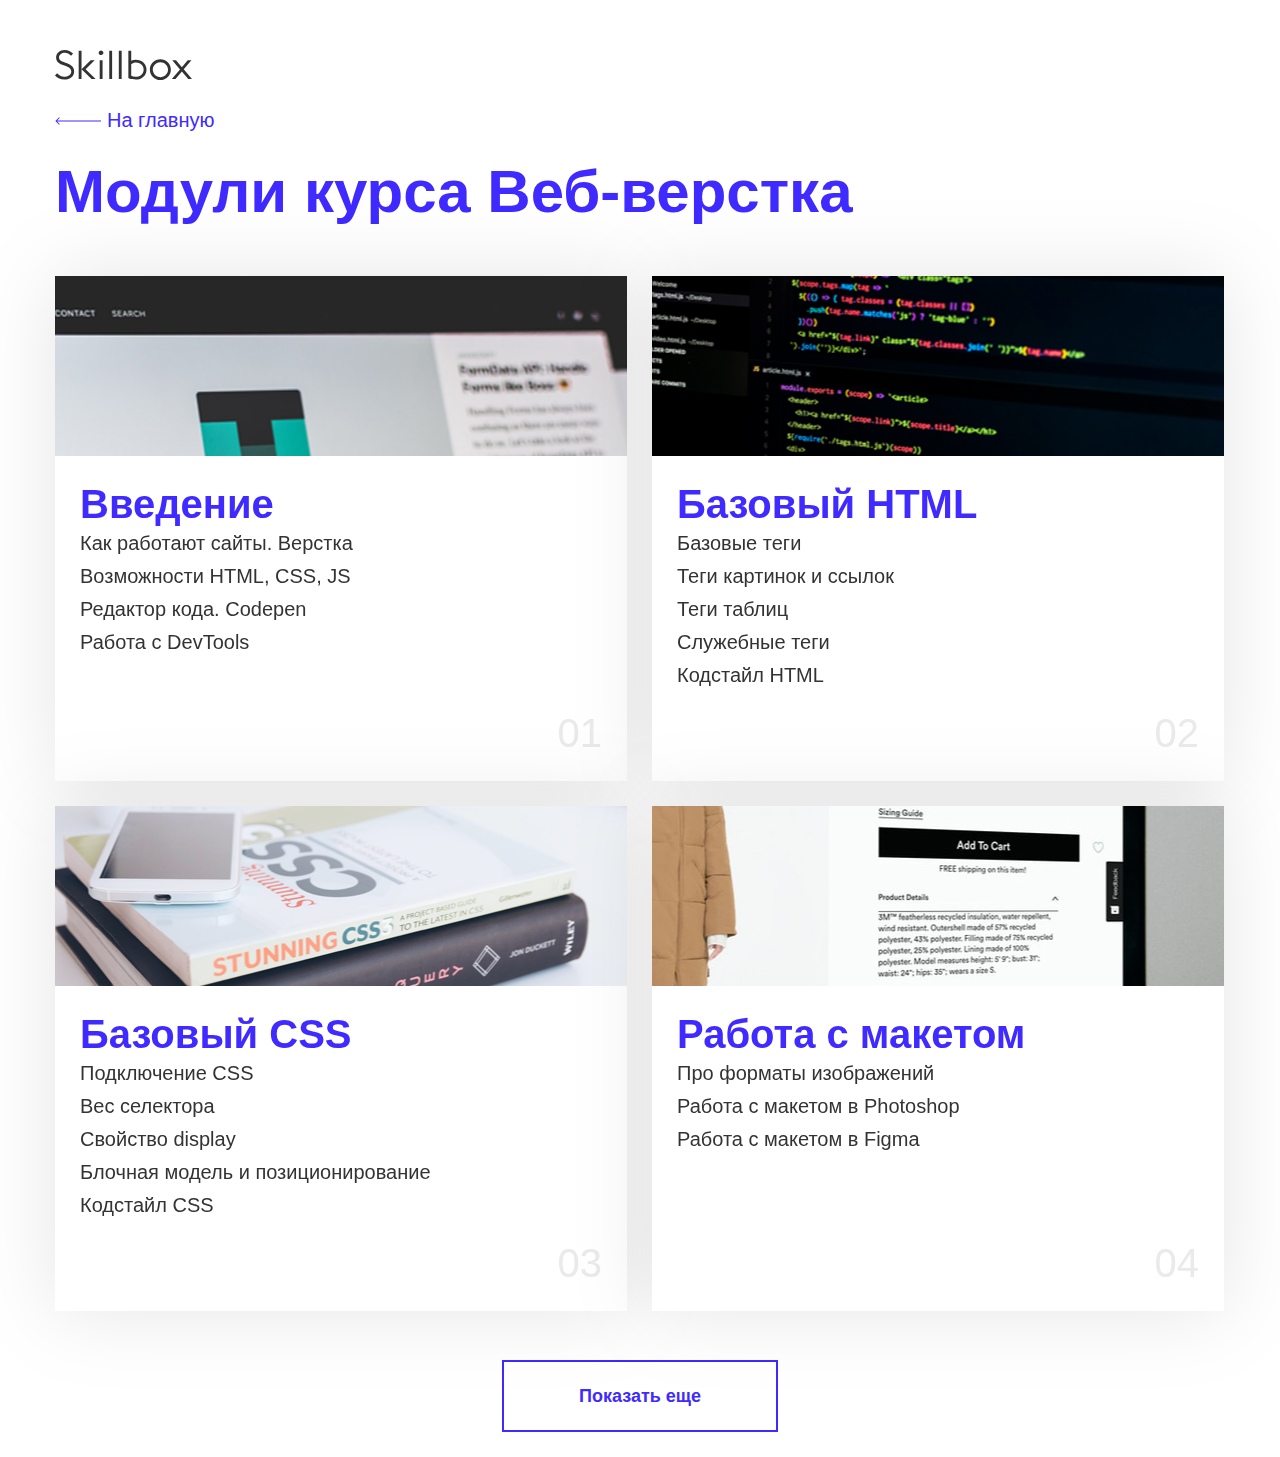
<file: Module 5. Preparing for layout/modules.html>
<!DOCTYPE html>
<html lang="en">

<head>
  <meta charset="UTF-8">
  <meta http-equiv="X-UA-Compatible" content="IE=edge">
  <meta name="viewport" content="width=device-width, initial-scale=1.0">
  <title>Modules</title>
  <link rel="stylesheet" href="./css/normalize.css">
  <link rel="stylesheet" href="./css/style.css">
</head>

<body>
  <div class="modules_container">
      <p class="modules_logo">
        <img class="modules_logo_svg" src="./img/Skillbox.svg" alt="Skillbox">
      </p>
      <a class="modules_back_link" href="./index.html">
        На главную
      </a>

      <h1 class="modules_main_title">
        Модули курса Веб-верстка
      </h1>

      <ul class="modules_main_list">
        <li class="modules_main_list_item image-1">
          <h2 class="modules_list_title">
            Введение
          </h2>
        <ul class="modules_list">
          <li class="modules_list_item">
            Как работают сайты. Верстка
          </li>
          <li class="modules_list_item">
            Возможности HTML, CSS, JS
          </li>
          <li class="modules_list_item">
            Редактор кода. Codepen
          </li>
          <li class="modules_list_item">
            Работа с DevTools
          </li>
        </ul>
        <p class="list_item_number">
          01
        </p>
        </li>

        <li class="modules_main_list_item image-2">
          <h2 class="modules_list_title">
            Базовый HTML
          </h2>
        <ul class="modules_list">
          <li class="modules_list_item">
            Базовые теги
          </li>
          <li class="modules_list_item">
            Теги картинок и ссылок
          </li>
          <li class="modules_list_item">
            Теги таблиц
          </li>
          <li class="modules_list_item">
            Служебные теги
          </li>
          <li class="modules_list_item">
            Кодстайл HTML
          </li>
        </ul>
        <p class="list_item_number">
          02
        </p>
      </li>

        <li class="modules_main_list_item image-3">
          <h2 class="modules_list_title">
            Базовый CSS
          </h2>
        <ul class="modules_list">
          <li class="modules_list_item">
            Подключение CSS
          </li>
          <li class="modules_list_item">
            Вес селектора
          </li>
          <li class="modules_list_item">
            Свойство display
          </li>
          <li class="modules_list_item">
            Блочная модель и позиционирование
          </li>
          <li class="modules_list_item">
            Кодстайл CSS
          </li>
        </ul>
        <p class="list_item_number">
          03
        </p>
        </li>

        <li class="modules_main_list_item image-4">
          <h2 class="modules_list_title">
            Работа с макетом
          </h2>
        <ul class="modules_list">
          <li class="modules_list_item">
            Про форматы изображений
          </li>
          <li class="modules_list_item">
            Работа с макетом в Photoshop
          </li>
          <li class="modules_list_item">
            Работа с макетом в Figma
          </li>
        </ul>
        <p class="list_item_number">
          04
        </p>
      </li>
      </ul>
      <div class="button">
        <a class="button_text" href="#">
          Показать еще
        </a>
      </div>
    </div>
</body>

</html>
</file>
<file: Module 3. Basic CSS/css/style.css>
html {
	box-sizing: border-box;
}

*,
*::before,
*::after {
	box-sizing: inherit;
}

a {
	color: inherit;
	text-decoration: none;
}

img {
	max-width: 100%;
}

body {
	font-family: 'font', sans-serif;
}

h1 {
  margin: 0;
}

/* INDEX-STYLE */

.main-content {
  display: flex;
  flex-direction: column;
  align-items: center;
  justify-content: center;
  min-height: 100vh;
  color: #fff;
  background-color: #070217;
}

.logo-link {
  display: inline-block;
  margin: 0;
  margin-bottom: 50px;
}

.menu-link {
  margin: 0;
  margin-bottom: 50px;
}

.main-link {
  display: inline-block;
  padding: 24px 49px;
  margin: 0;
}

.main-link:not(:last-child) {
  margin-right: 25px;
}

/* ARTICLE-STYLE */

.container {
  margin: 0 auto;
  padding: 80px 0;
  width: 1170px;
}

h1, h2, h3, p, ul {
  margin: 0;
  padding: 0;
}

.main-title {
  margin-bottom: 40px;
}

.list-title {
  margin-bottom: 10px;
}

.article-title {
  margin-bottom: 10px;
}

.text {
  margin-bottom: 40px;
  width: 872px;
}

.content {
  margin: 0;
  border-radius: 20px;
  padding: 30px;
  background-color: #f3f3f3;
}

.content:not(:last-child) {
  margin-bottom: 40px;
}

.content .text {
  width: 692px;
  margin-bottom: 10;
}

.list {
  padding-left: 15px;
}

.list_item:not(:last-child) {
  margin-bottom: 20px;
}

.pic {
  margin-bottom: 40px;
}

.pic_fiqure {
  margin: 0;
  display: inline-block;
  margin-bottom: 40px;
  width: 872px;
}
</file>
<file: Module 4. Basic CSS - part 2/css/style.css>
html {
	box-sizing: border-box;
}

*,
*::before,
*::after {
	box-sizing: inherit;
}

a {
	color: inherit;
	text-decoration: none;
}

img {
	max-width: 100%;
}

body {
	font-family: Arial, Verdana, sans-serif;
}

h1 {
  margin: 0;
}

/* INDEX-STYLE */

.main-content {
  display: flex;
  flex-direction: column;
  align-items: center;
  justify-content: center;
  min-height: 100vh;
  color: #fff;
  background-color: #070217;
}

.logo-link {
  display: inline-block;
  margin: 0;
  margin-bottom: 50px;
}

.menu-link {
  margin: 0;
  margin-bottom: 50px;
}

.main-link {
  display: inline-block;
  padding: 24px 49px;
  margin: 0;
  font-weight: 700;
  font-size: 18px;
  background-color: #3f2aff;
}

.main-link:not(:last-child) {
  margin-right: 25px;
}

.download-link {
  padding-left: 30px;
  font-weight: 700;
  font-size: 18px;
  color: #3f2aff;
  background-image: url('../img/download.png');
  background-repeat: no-repeat;
  background-position: left center;

}

/* ARTICLE-STYLE */

.container {
  margin: 0 auto;
  padding: 80px 0;
  width: 1170px;
}

h1, h2, h3, p, ul {
  margin: 0;
  padding: 0;
}

.main-title {
  margin-bottom: 40px;
  font-weight: 400;
  font-size: 60px;
  line-height: 60px;
  color: #333;
}

.article-title {
  margin-bottom: 10px;
  font-size: 40px;
  line-height: 46px;
  color: #333;
}

.content-title {
  margin-bottom: 10px;
  font-weight: 400;
  font-size: 30px;
  line-height: 34px;
  color: #333;
}

.text {
  margin-bottom: 40px;
  width: 872px;
  font-weight: 400;
  font-size: 20px;
  line-height: 32px;
  color: #333;
}

.important-text {
  border-radius: 40px;
  padding: 50px 95px;
  width: 100%;
  font-weight: 700;
  font-size: 30px;
  color: white;
  background-color: #3f2aff;
}

.content {
  margin: 0;
  border-radius: 20px;
  padding: 30px;
  background-color: #f3f3f3;
  background-repeat: no-repeat;
  background-position: right center;
}

.content-img-1 {
  background-image: url('../img/decorate-1.png');
}

.content-img-2 {
  background-image: url('../img/decorate-2.png');
}

.content:not(:last-child) {
  margin-bottom: 40px;
}

.content .text {
  width: 692px;
  margin-bottom: 10;
}

.list {
  padding-left: 15px;
}

.list_item_link {
  border-bottom: 1px solid #3f2aff;
  font-size: 20px;
  color: #3f2aff;
}

.list_item:not(:last-child) {
  margin-bottom: 20px;
}

::marker {
  color: #3f2aff;
}

.pic {
  margin-bottom: 40px;
}

.pic_fiqure {
  margin: 0;
  display: inline-block;
  margin-bottom: 40px;
  width: 872px;
  font-size: 0;
}

.pic_fiqure-desc {
  border: 1px solid #b6b6b6;
  border-top: none;
  padding: 19px 0;
  font-weight: 400;
  font-size: 14px;
  text-align: center;
}
</file>
<file: Module 5. Preparing for layout/css/style.css>
html {
	box-sizing: border-box;
}

*,
*::before,
*::after {
	box-sizing: inherit;
}

a {
	color: inherit;
	text-decoration: none;
}

img {
	max-width: 100%;
}

body {
	font-family: Arial, Verdana, sans-serif;
}

h1 {
  margin: 0;
}

/* INDEX-STYLE */

.main-content {
  display: flex;
  flex-direction: column;
  align-items: center;
  justify-content: center;
  min-height: 100vh;
  color: #fff;
  background-color: #070217;
}

.logo-link {
  display: inline-block;
  margin: 0;
  margin-bottom: 50px;
}

.menu-link {
  margin: 0;
  margin-bottom: 50px;
}

.main-link {
  display: inline-block;
  padding: 24px 49px;
  margin: 0;
  font-weight: 700;
  font-size: 18px;
  background-color: #3f2aff;
}

.main-link:not(:last-child) {
  margin-right: 25px;
}

.download-link {
  padding-left: 30px;
  font-weight: 700;
  font-size: 18px;
  color: #3f2aff;
  background-image: url('../img/download.png');
  background-repeat: no-repeat;
  background-position: left center;

}

/* ARTICLE-STYLE */

.container {
  margin: 0 auto;
  padding: 80px 0;
  width: 1170px;
}

h1, h2, h3, p, ul {
  margin: 0;
  padding: 0;
}

.main-title {
  margin-bottom: 40px;
  font-weight: 400;
  font-size: 60px;
  line-height: 60px;
  color: #333;
}

.article-title {
  margin-bottom: 10px;
  font-size: 40px;
  line-height: 46px;
  color: #333;
}

.content-title {
  margin-bottom: 10px;
  font-weight: 400;
  font-size: 30px;
  line-height: 34px;
  color: #333;
}

.text {
  margin-bottom: 40px;
  width: 872px;
  font-weight: 400;
  font-size: 20px;
  line-height: 32px;
  color: #333;
}

.important-text {
  border-radius: 40px;
  padding: 50px 95px;
  width: 100%;
  font-weight: 700;
  font-size: 30px;
  color: white;
  background-color: #3f2aff;
}

.content {
  margin: 0;
  border-radius: 20px;
  padding: 30px;
  background-color: #f3f3f3;
  background-repeat: no-repeat;
  background-position: right center;
}

.content-img-1 {
  background-image: url('../img/decorate-1.png');
}

.content-img-2 {
  background-image: url('../img/decorate-2.png');
}

.content:not(:last-child) {
  margin-bottom: 40px;
}

.content .text {
  width: 692px;
  margin-bottom: 10;
}

.list {
  padding-left: 15px;
}

.list_item_link {
  border-bottom: 1px solid #3f2aff;
  font-size: 20px;
  color: #3f2aff;
}

.list_item:not(:last-child) {
  margin-bottom: 20px;
}

::marker {
  color: #3f2aff;
}

.pic {
  margin-bottom: 40px;
}

.pic_fiqure {
  margin: 0;
  display: inline-block;
  margin-bottom: 40px;
  width: 872px;
  font-size: 0;
}

.pic_fiqure-desc {
  border: 1px solid #b6b6b6;
  border-top: none;
  padding: 19px 0;
  font-weight: 400;
  font-size: 14px;
  text-align: center;
}

/* MODULES STYLE */

.modules_container {
  font-family: Arial;
  margin: 0 auto;
  padding-top: 50px;
  padding-bottom: 50px;
  width: 1170px;
}

.modules_logo {
  margin: 0;
  margin-bottom: 25px;
}

.modules_back_link {
  display: inline-block;
  margin: 0;
  margin-bottom: 25px;
  font-weight: 400;
  font-size: 20px;
  line-height: 23px;
  background-image: url('../img/Arrow.jpg');
  background-repeat: no-repeat;
  background-position: left center;
  padding-left: 52px;
  color: #3F2AFF;
}

.modules_main_title {
  margin: 0;
  margin-bottom: 50px;
  font-weight: 700;
  font-size: 60px;
  line-height: 69px;
  color: #3F2AFF;
}

.modules_main_list {
  font-size: 0;
  padding: 0;
  margin-bottom: 25px;
  list-style: none;
}

.modules_main_list_item {
  margin-bottom: 25px;
  margin-right: 25px;
  padding: 205px 25px 25px 25px;
  width: 572px;
  min-height: 505px;
  display: inline-block;
  position: relative;
  filter: drop-shadow(0px 0px 40px rgba(0, 0, 0, 0.1));
  background-color: #fff;
  vertical-align: top;
  font-size: 16px;
  outline-offset: 1px solid red;
}

.modules_main_list_item:nth-child(2n) {
  margin-right: 0;
}

.modules_main_list_item:before {
  content: "";
  position: absolute;
  top: 0;
  left: 0;
  width: 100%;
  height: 180px;
  background-size: cover;
}

.image-1:before {
  background-image: url('../img/01.jpg');
}

.image-2:before {
  background-image: url('../img/02.jpg');
}

.image-3:before {
  background-image: url('../img/03.jpg');
}

.image-4:before {
  background-image: url('../img/04.jpg');
}

.modules_list_title {
  font-weight: 700;
  font-size: 40px;
  line-height: 46px;
  color: #3F2AFF;
}

.modules_list_item {
  font-weight: 400;
  font-size: 20px;
  line-height: 165%;
  color: #333;
  list-style: none;
}

.list_item_number {
  position: absolute;
  right: 25px;
  bottom: 25px;
  font-weight: 400;
  font-size: 40px;
  line-height: 46px;
  color: #eaeaea;
}

.button {
  text-align: center;
  padding-top: 25px;
}

.button_text {
  font-family: Arial, sans-serif;
  font-weight: 700;
  font-style: normal;
  font-size: 18px;
  line-height: 21px;
  color: #3F2AFF;
  border: 2px solid #3F2AFF;
  padding: 24px 75px;
  }
</file>
